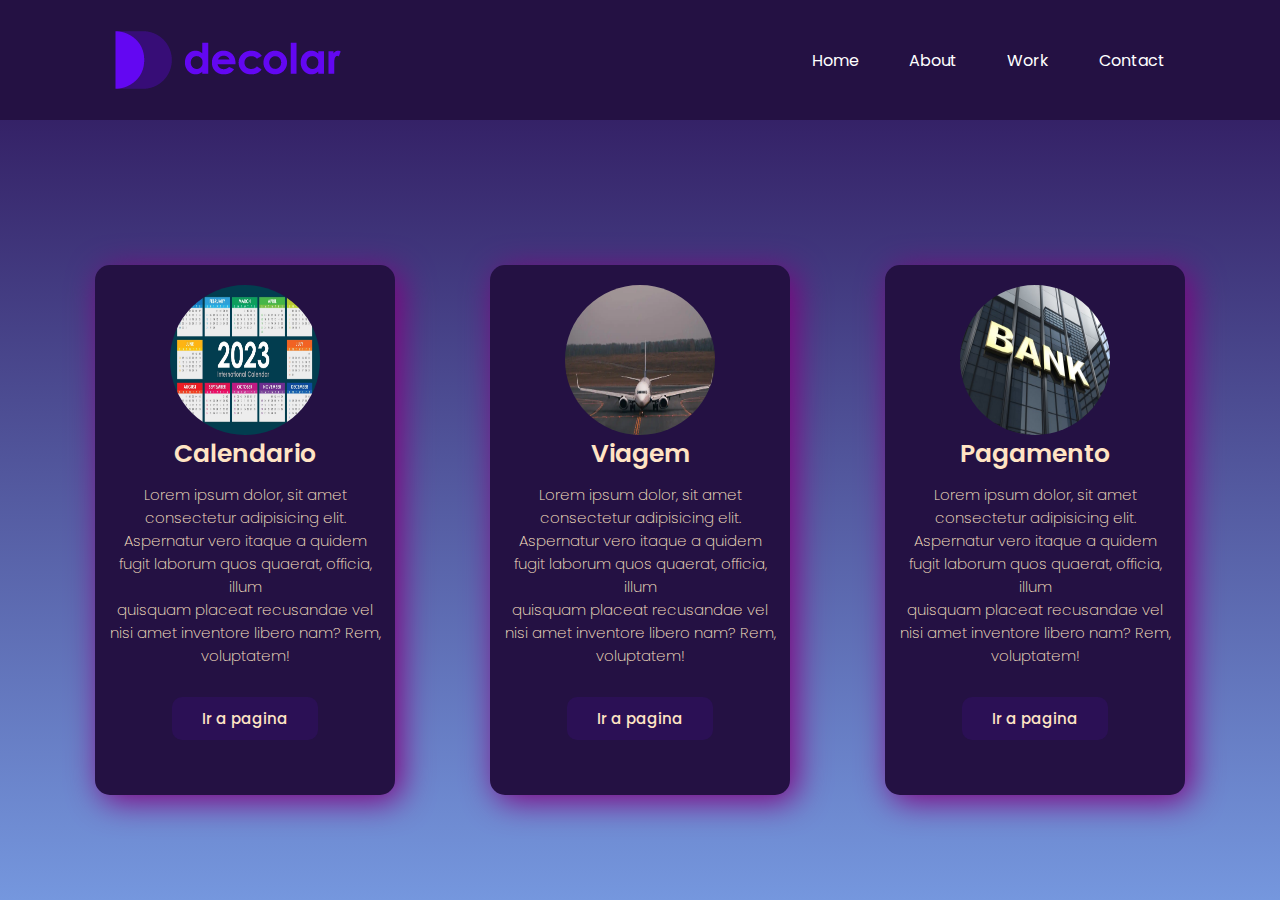
<file: trabalho.js/index.html>
<!DOCTYPE html>
<html lang="en">
<head>
  <meta charset="UTF-8">
  <meta http-equiv="X-UA-Compatible" content="IE=edge">
  <meta name="viewport" content="width=device-width, initial-scale=1.0">
  <title>JoãoVic</title>
  <link rel="stylesheet" href="style.css">
  <link rel="icon" href="img/favicon-16x16.png">
  link
</head>
<body>
  <div class="header">
    <img src="img/logo-decolar-256.png" alt="bsoft" class="bsoftimg">
    <ul>
      <li><a href="#">Home</a></li>
      <li><a href="#">About</a></li>
      <li><a href="#">Work</a></li>
      <li><a href="#">Contact</a></li>
    </ul>
    </div>
  </div>
  <div class="conteiner">
  <div class="card1">
    <div class="imagem1">
      <img class="img1" src="img/8253257-2023-calendario-ingles-versao-colorido-vetor.jpg"airport>
    </div>
  <div class="text1">
    <h2 class="text-main1">Calendario</h2>

     <p class="desk1">Lorem ipsum dolor, sit amet consectetur adipisicing elit. Aspernatur vero itaque a quidem <br>fugit laborum quos quaerat, officia, illum<br> quisquam placeat recusandae vel nisi amet inventore libero nam? Rem, voluptatem!</p>
  </div>
  <div class="button1">
    <button class="btn1" type="button"> <a href="calendario.html" target="_blank" rel="next">Ir a pagina</a> </button>
  </div>
 
  </div>
  <div class="card1">
      <div class="imagem1">
        <img class="img1" src="img/Boeing-747-Plane.webp"airport>
      </div>
    <div class="text1">
      <h2 class="text-main1">Viagem</h2>
  
       <p class="desk1">Lorem ipsum dolor, sit amet consectetur adipisicing elit. Aspernatur vero itaque a quidem <br>fugit laborum quos quaerat, officia, illum<br> quisquam placeat recusandae vel nisi amet inventore libero nam? Rem, voluptatem!</p>
    </div>
    <div class="button1">
      <button class="btn1" type="button"> <a href="viagem.html" target="_blank" rel="next"> Ir a pagina</a></button>
    </div>
   
  </div>
  <div class="card1">
    <div class="imagem1">
      <img class="img1" src="img/bank_26.jpg"airport>
    </div>
  <div class="text1">
    <h2 class="text-main1">Pagamento</h2>

     <p class="desk1">Lorem ipsum dolor, sit amet consectetur adipisicing elit. Aspernatur vero itaque a quidem <br>fugit laborum quos quaerat, officia, illum<br> quisquam placeat recusandae vel nisi amet inventore libero nam? Rem, voluptatem!</p>
  </div>
  <div class="button1">
    <button class="btn1" type="button"> <a href="pagamento.html" target="_blank" rel="next"> Ir a pagina</a></button>
  </div>
 
  </div>
</body>
</html>
</file>
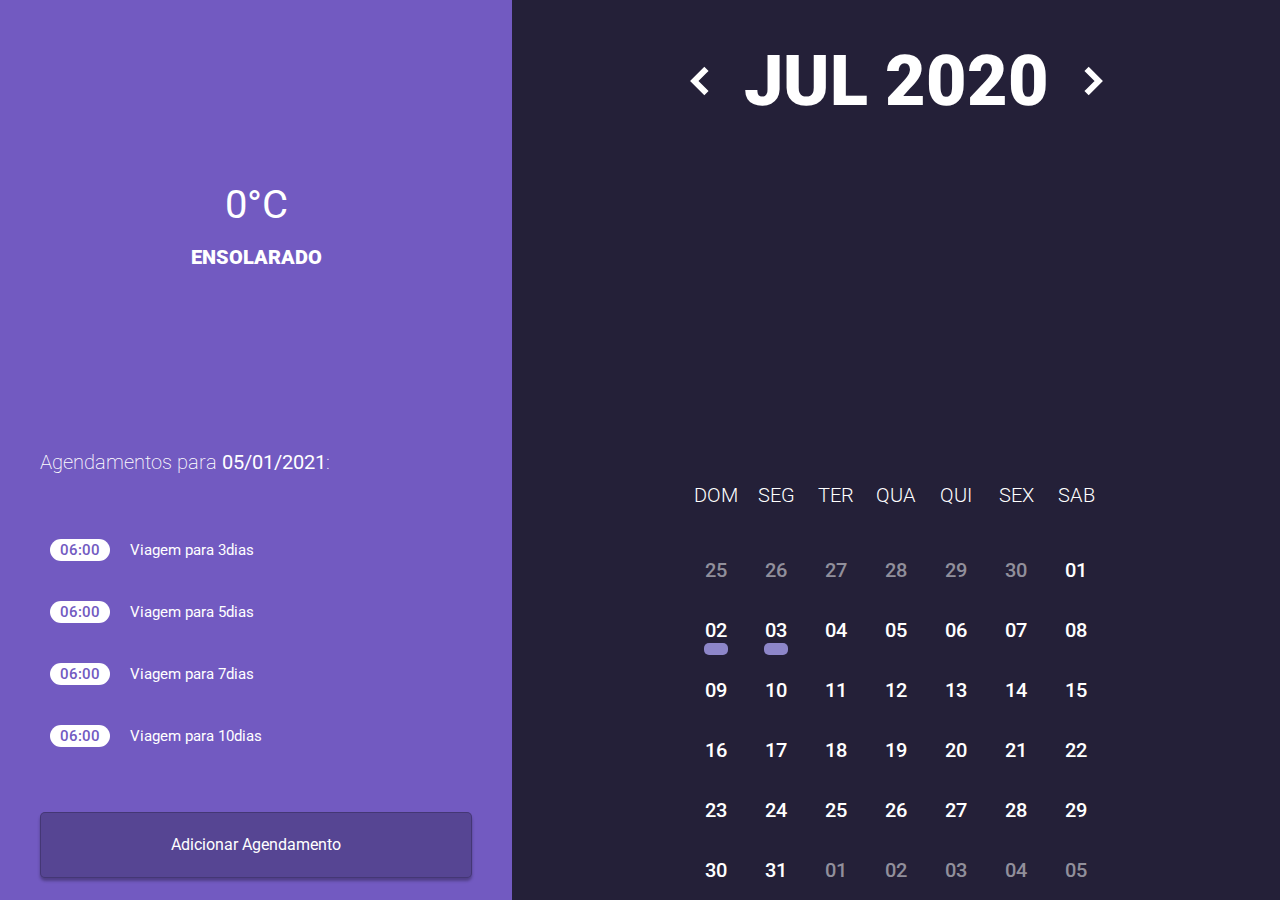
<file: trabalho.js/calendario.html>
<!DOCTYPE html>
<html>
  <head>
    <meta charset="utf-8" />
    <meta name="viewport" content="width=device-width, initial-scale=1" />
    <link rel="stylesheet" href="celendario.css" />
    <link
      href="https://fonts.googleapis.com/css2?family=Roboto:wght@300;400;500;900&display=swap"
      rel="stylesheet"
    />
    <!--algumas importações que eu fiz :p ass:joãovictor-->
    <link rel="icon" href="img/favicon-16x16.png" />
    <title>JoãoVic</title>
  </head>
  <body>
    <div class="content">
      <section class="info">
        <header>
          <h1 class="temp">0°C</h1>
          <span>ENSOLARADO</span>
        </header>
        <main>
          <div class="agends">
            <span>Agendamentos para <strong>05/01/2021</strong>:</span>
            <div>
              <a>
                <span>06:00</span>
                <p>Viagem para 3dias</p>
              </a>
              <a>
                <span>06:00</span>
                <p>Viagem para 5dias</p>
              </a>
              <a>
                <span>06:00</span>
                <p>Viagem para 7dias</p>
              </a>
              <a>
                <span>06:00</span>
                <p>Viagem para 10dias</p>
              </a>
            </div>
            <button>Adicionar Agendamento</button>
          </div>
        </main>
      </section>
      <section class="calendar">
        <header>
          <span id="prev-month">
            <svg
              width="19"
              height="30"
              viewBox="0 0 19 30"
              fill="none"
              xmlns="http://www.w3.org/2000/svg"
            >
              <path
                d="M14.3333 5L4.33334 15L14.3333 25"
                stroke="white"
                stroke-width="6"
                stroke-linecap="square"
              />
            </svg>
          </span>
          <p><span id="month">JUL</span> <span id="year">2020</span></p>
          <span id="next-month">
            <svg
              width="19"
              height="30"
              viewBox="0 0 19 30"
              fill="none"
              xmlns="http://www.w3.org/2000/svg"
            >
              <path
                d="M4.66669 25L14.6667 15L4.66669 5"
                stroke="white"
                stroke-width="6"
                stroke-linecap="square"
              />
            </svg>
          </span>
        </header>
        <main>
          <table id="tableDays">
            <tr>
              <th>DOM</th>
              <th>SEG</th>
              <th>TER</th>
              <th>QUA</th>
              <th>QUI</th>
              <th>SEX</th>
              <th>SAB</th>
            </tr>
            <tr>
              <td class="outherMount">25</td>
              <td class="outherMount">26</td>
              <td class="outherMount">27</td>
              <td class="outherMount">28</td>
              <td class="outherMount">29</td>
              <td class="outherMount">30</td>
              <td>01</td>
            </tr>
            <tr>
              <td class="teste">02</td>
              <td class="teste">03</td>
              <td>04</td>
              <td>05</td>
              <td>06</td>
              <td>07</td>
              <td>08</td>
            </tr>
            <tr>
              <td>09</td>
              <td>10</td>
              <td>11</td>
              <td>12</td>
              <td>13</td>
              <td>14</td>
              <td>15</td>
            </tr>
            <tr>
              <td>16</td>
              <td>17</td>
              <td>18</td>
              <td>19</td>
              <td>20</td>
              <td>21</td>
              <td>22</td>
            </tr>
            <tr>
              <td>23</td>
              <td>24</td>
              <td>25</td>
              <td>26</td>
              <td>27</td>
              <td>28</td>
              <td>29</td>
            </tr>
            <tr>
              <td>30</td>
              <td>31</td>
              <td class="outherMount">01</td>
              <td class="outherMount">02</td>
              <td class="outherMount">03</td>
              <td class="outherMount">04</td>
              <td class="outherMount">05</td>
            </tr>
          </table>
        </main>
      </section>
    </div>
  </body>
</html>
</file>
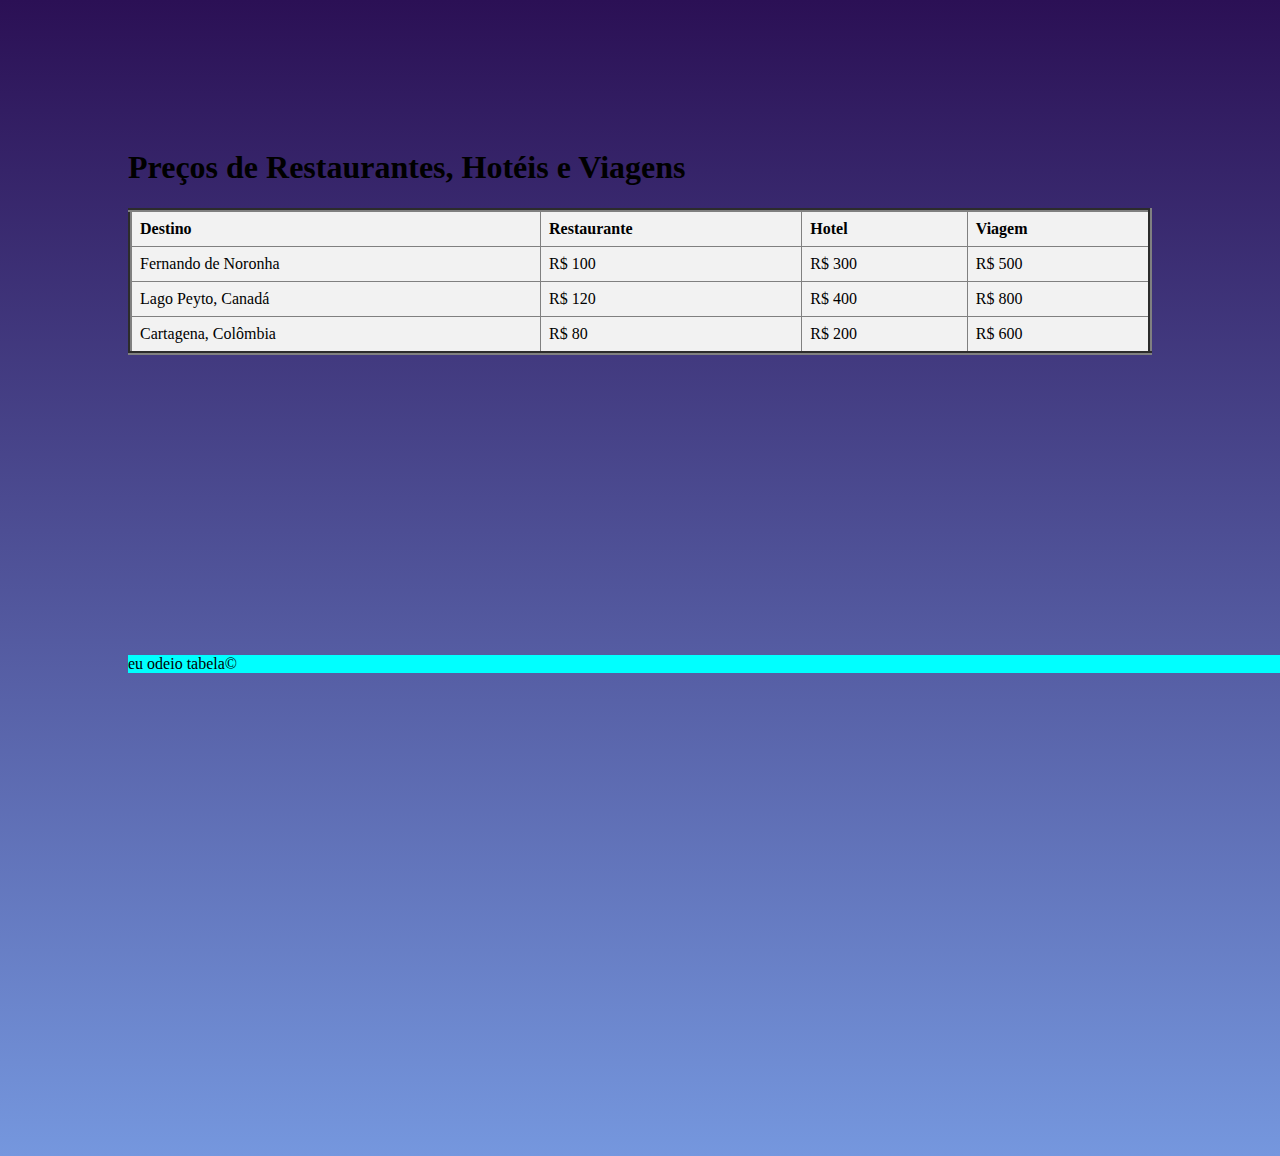
<file: trabalho.js/pagamento.html>
<!DOCTYPE html>
<html lang="en">
<head>
  <meta charset="UTF-8">
  <meta http-equiv="X-UA-Compatible" content="IE=edge">
  <meta name="viewport" content="width=device-width, initial-scale=1.0">
  <title>Document</title>
  <link rel="stylesheet" href="pagamento.css">
</head>
<body>
  <h1>Preços de Restaurantes, Hotéis e Viagens</h1>

  <table border="4">
    <tr>
      <th>Destino</th>
      <th>Restaurante</th>
      <th>Hotel</th>
      <th>Viagem</th>
    </tr>
    <tr>
      <td>Fernando de Noronha</td>
      <td>R$ 100</td>
      <td>R$ 300</td>
      <td>R$ 500</td>
    </tr>
    <tr>
      <td>Lago Peyto, Canadá</td>
      <td>R$ 120</td>
      <td>R$ 400</td>
      <td>R$ 800</td>
    </tr>
    <tr>
      <td>Cartagena, Colômbia</td>
      <td>R$ 80</td>
      <td>R$ 200</td>
      <td>R$ 600</td>
    </tr>
  </table>
  <footer>
    eu odeio tabela&copy;
  </footer>
</body>
</html>
</file>
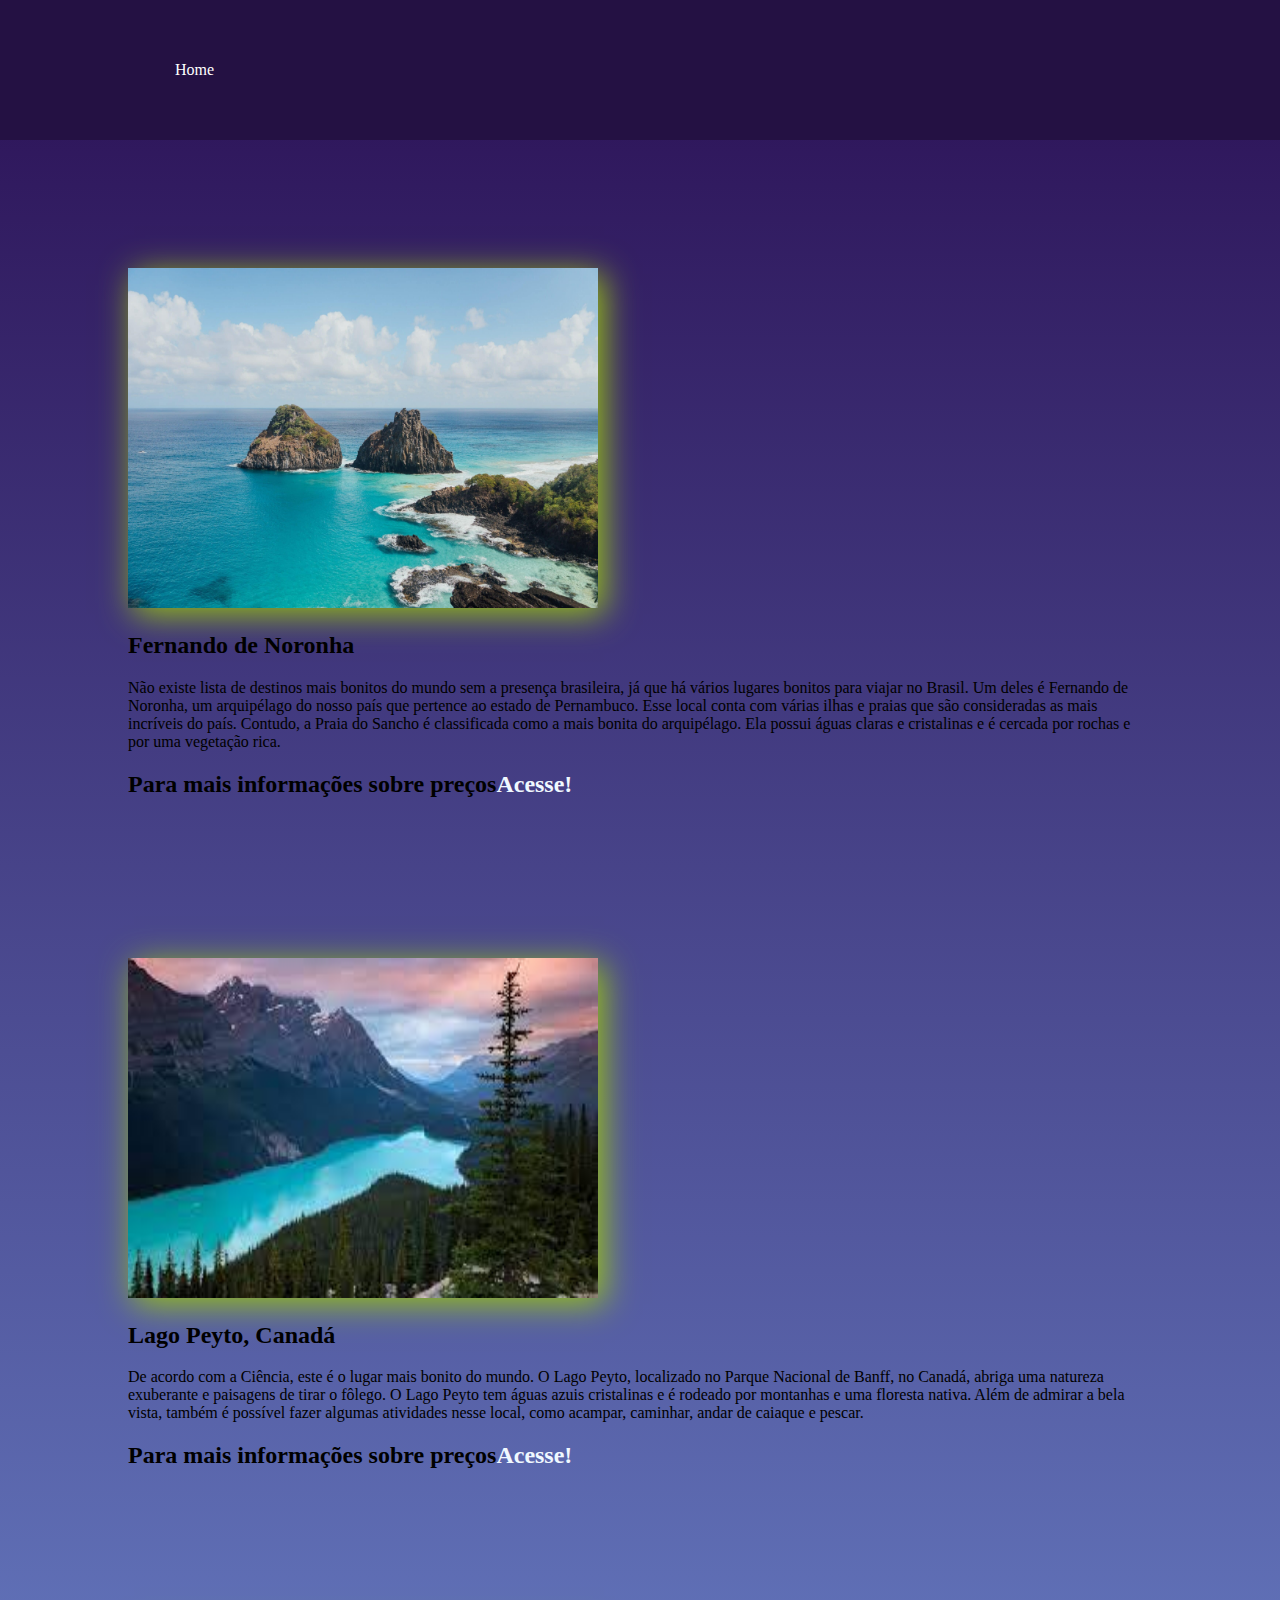
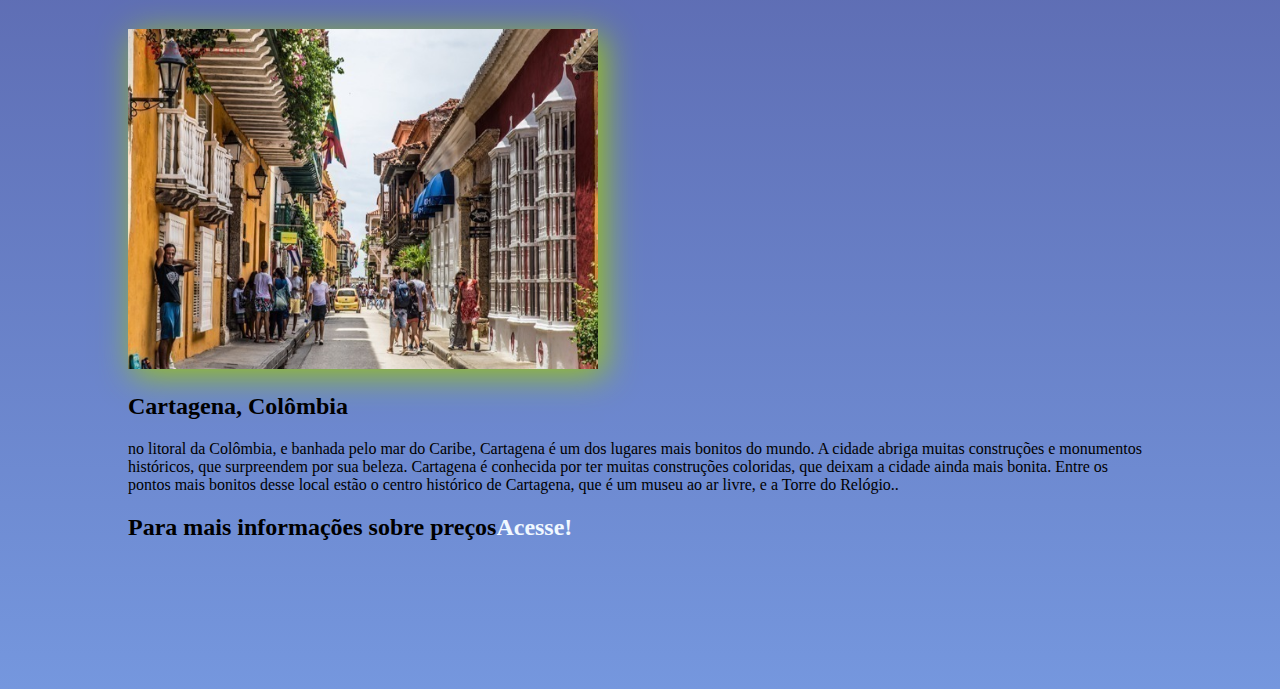
<file: trabalho.js/viagem.html>
<!DOCTYPE html>
<html lang="en">
  <head>
    <meta charset="UTF-8" />
    <meta http-equiv="X-UA-Compatible" content="IE=edge" />
    <meta name="viewport" content="width=device-width, initial-scale=1.0" />
    <title>Document</title>
    <link rel="stylesheet" href="viagem.css" />
    <link rel="icon" href="img/favicon-16x16.png" />
  </head>
  <body>
    <div class="header">
      <ul class="nav">
        <li><a href="index.html">Home</a></li>
      </ul>
    </div>
    <div class="conteiner">
      <img src="img/baia-dos-porcos-morro-noronha-scaled.jpg" alt="noronha" />
      <h2 class="title1">Fernando de Noronha</h2>
      <p>
        Não existe lista de destinos mais bonitos do mundo sem a presença
        brasileira, já que há vários lugares bonitos para viajar no Brasil. Um
        deles é Fernando de Noronha, um arquipélago do nosso país que pertence
        ao estado de Pernambuco. Esse local conta com várias ilhas e praias que
        são consideradas as mais incríveis do país. Contudo, a Praia do Sancho é
        classificada como a mais bonita do arquipélago. Ela possui águas claras
        e cristalinas e é cercada por rochas e por uma vegetação rica.
      </p>
      <h2 class="text-sub">
        Para mais informações sobre preços<a
          href="pagamento.html"
          target="_blank"
          rel="next"
          >Acesse!</a
        >
      </h2>
    </div>
    <div class="canada">
      <img class="img2" src="img/download (1).jpg" alt="canada" />
      <h2 class="title1">Lago Peyto, Canadá</h2>
      <p>
        De acordo com a Ciência, este é o lugar mais bonito do mundo. O Lago
        Peyto, localizado no Parque Nacional de Banff, no Canadá, abriga uma
        natureza exuberante e paisagens de tirar o fôlego. O Lago Peyto tem
        águas azuis cristalinas e é rodeado por montanhas e uma floresta nativa.
        Além de admirar a bela vista, também é possível fazer algumas atividades
        nesse local, como acampar, caminhar, andar de caiaque e pescar.
      </p>
      <h2 class="text-sub">
        Para mais informações sobre preços<a
          href="pagamento.html"
          target="_blank"
          rel="next"
          >Acesse!</a
        >
      </h2>
    </div>
    <div class="seilá">
      <img
        class="img2"
        src="img/onde-ficar-em-cartagena-1.jpg"
        alt="cartagena"
      />
      <h2 class="title1">Cartagena, Colômbia</h2>
      <p>
        no litoral da Colômbia, e banhada pelo mar do Caribe, Cartagena é um dos
        lugares mais bonitos do mundo. A cidade abriga muitas construções e
        monumentos históricos, que surpreendem por sua beleza. Cartagena é
        conhecida por ter muitas construções coloridas, que deixam a cidade
        ainda mais bonita. Entre os pontos mais bonitos desse local estão o
        centro histórico de Cartagena, que é um museu ao ar livre, e a Torre do
        Relógio..
      </p>
      <h2 class="text-sub">
        Para mais informações sobre preços<a
          href="pagamento.html"
          target="_blank"
          rel="next"
          >Acesse!</a
        >
      </h2>
    </div>
  </body>
</html>
</file>
<file: trabalho.js/style.css>
@import url('http://fonts.googleapis.com/css?family=Poppins:300,400,600,700,800,900&display=swap');
* {
  font-family: 'Poppins', sans-serif;
  margin: 0;
  padding: 0;
  box-sizing: border-box;
}
body {
  min-height: 100vh;
  background: linear-gradient(#2b1055, #7597de);

}
.header {
  position: absolute;
  top: 0;
  left: 0;
  width: 100%;
  padding: 30px 100px;
  display: flex;
  justify-content: space-between;
  align-items: center;
  height: 120px;
  background-color: #241143;
}
.header .bsoftimg {
  color: #fff;
  font-weight: 700;
  text-decoration: none;
  font-size: 2em;
  text-transform: uppercase;
  letter-spacing: 2px;
}
.header ul {
  display: flex;
  justify-content: center;
  align-items: center;
}
.header ul li {
  list-style: none;
  margin-left: 20px;
}
.header ul li a {
  padding: 6px 15px;
  text-decoration: none;
  color: #fff;
  border-radius: 20px;
}
.header ul li a:hover {
  color: #2b1055;
  background: #fff;
}
.conteiner {

  display: flex;
  flex-direction: row;
  justify-content: space-evenly;

}
.card1 {
  width: 300px;
  height: 530px;
  background-color: #241143;
  border-radius: 15px;
  margin-top: 240px;
  box-shadow: 6px 6px 2em purple;
}
.imagem1 {
  display: flex;
  justify-content: center;
  
}
.img1 {
  width: 150px;
  height: 150px;
  border-radius: 50%;
  margin-top: 20px;
}
.text-main1 {
  text-align: center;
  color: bisque;
  font-family:"Poppins", sans-serif;
  font-weight: 600;
  font-size: 25px;
}
.desk1 {
  font-family: "Poppins", sans-serif;
  color: bisque;
  font-weight: 200;
  text-align: center;
  font-size: 15px;
 margin: 10px;
}
.btn1 {
  padding: 10px 30px;
  font-family: "Poppins", sans-serif;
  font-size: 15px;
  font-weight: 500;
  border-radius: 10px;
  border: none;
  transition: 1s;
  background-color: #2b1055;
  color: bisque;
  cursor: pointer;
}
.btn1 a {
  text-decoration: none;
  color: bisque;
}
.btn1:hover{
transition: 1s;
background-color: #7597de;
color: bisque;

}
.button1 {
  justify-content: center;
  display: flex;
  margin-top: 30px;
}
</file>
<file: trabalho.js/celendario.css>
/*esse eu me esforçei para fazer*/


::-webkit-scrollbar {
  width: 10px;
}

::-webkit-scrollbar-track {
  background: transparent;
}

::-webkit-scrollbar-thumb {
  background: #584596;
  border-radius: 5px;
}

::-webkit-scrollbar-thumb:hover {
  background: #51408a;
}

* {
  margin: 0;
  padding: 0;
  outline: 0;
  box-sizing: border-box;
  color: #fff;
}

body {
  height: 100vh;
  -webkit-font-smoothing: antialiased;
}

body,
input,
button {
  font: 16px Roboto, sans-serif;
}

.content {
  display: grid;
  grid-template-columns: 2fr 3fr;
}

.info {
  background: #725ac1;
  padding: 0 40px;
}

.info header {
  display: flex;
  justify-content: center;
  flex-direction: column;
  height: 50vh;
  margin: auto;
}

.info header .image {
  display: flex;
  justify-content: center;
  height: 150px;
}

.info header .image img {
  height: 100px;
}

.info header .image img.loading {
  -webkit-animation: spin 4s linear infinite;
  -moz-animation: spin 4s linear infinite;
  animation: spin 4s linear infinite;
}

@-moz-keyframes spin {
  100% {
    -moz-transform: rotate(360deg);
  }
}
@-webkit-keyframes spin {
  100% {
    -webkit-transform: rotate(360deg);
  }
}
@keyframes spin {
  100% {
    -webkit-transform: rotate(360deg);
    transform: rotate(360deg);
  }
}

.info header h1 {
  text-align: center;
  font-weight: 400;
  font-size: 40px;
  margin-top: 0px;
}

.info header span {
  text-align: center;
  font-weight: 900;
  font-size: 20px;
  margin-top: 17px;
}

.info main {
  position: relative;
  height: 50vh;
}

.info main .agends {
  height: 95%;
  display: grid;
}

.info main .agends span {
  font-size: 20px;
  font-weight: 200;
}

.info main .agends div {
  margin-top: 20px;
  overflow-y: auto;
}

.info main .agends button {
  background: #564593;
  border: 1px solid rgba(0, 0, 0, 0.2);
  padding: 10px;
  border-radius: 5px;
  margin-top: 20px;
  box-shadow: 0px 3px 3px rgba(0, 0, 0, 0.3);
  cursor: pointer;
}

.info main .agends button:hover {
  background: rgba(0, 0, 0, 0.3);
}

.info main .agends div a {
  display: flex;
  align-items: center;
  padding: 20px 10px;
  border-radius: 5px;
}

.info main .agends div a:hover {
  background: #51408a;
}

.info main .agends div a span {
  border-radius: 60px;
  color: #725ac1;
  background: #fff;
  font-weight: 500;
  padding: 2px 10px;
  font-size: 15px;
  font-weight: 500;
}

.info main .agends div a p {
  margin-left: 20px;
  font-size: 15px;
}

.calendar {
  display: flex;
  height: 100vh;
  flex-direction: column;
  background: #242038;
  justify-content: space-between;
}

.calendar header {
  font-size: 70px;
  font-weight: 900;
  width: 100%;
  text-align: center;
  padding-top: 40px;
  display: flex;
  justify-content: center;
  align-items: center;
}

.calendar header span {
  cursor: pointer;
}

.calendar header span:last-of-type {
  margin-left: 35px;
}

.calendar header span:last-of-type:hover svg path {
  stroke: #d0d0d0;
}

.calendar header span:first-of-type {
  margin-right: 35px;
}

.calendar header span:first-of-type:hover svg path {
  stroke: #d0d0d0;
}

.calendar header span svg {
  display: block;
  margin: auto;
}

.calendar header p span {
  margin: 0 !important;
}

.calendar main {
  display: flex;
  justify-content: center;
  width: 100%;
}

.calendar footer {
  width: 100%;
  text-align: right;
  font-size: 16px;
  font-weight: 500;
  padding: 7px;
}

table {
  border-collapse: collapse;
}

td,
th {
  text-align: center;
  font-size: 20px;
  width: 60px;
  height: 60px;
}

th {
  font-weight: 300;
}

td {
  font-weight: 500;
  cursor: pointer;
}

td.teste::after {
  content: ' ';
  background: #8d86c9;
  width: 24px;
  height: 12px;
  position: absolute;
  margin-top: 25px;
  margin-left: -23px;
  border-radius: 5px;
}

td.outherMount {
  color: #918f9b;
}

tr:first-of-type th {
  padding-bottom: 30px;
}

td:hover {
  background: rgba(0, 0, 0, 0.2);
}

@media (max-width: 950px) {
  .content {
    display: grid;
    grid-template-columns: 1fr;
  }
  .info main .agends div {
    display: flex;
    flex-wrap: nowrap;
    overflow-x: auto;
  }

  .info main .agends div::-webkit-scrollbar {
    height: 10px;
  }

  /* Track */
  .info main .agends div::-webkit-scrollbar-track {
    background: transparent;
  }

  .info main .agends div::-webkit-scrollbar-thumb {
    background: rgba(0, 0, 0, 0.5);
    border-radius: 5px;
  }

  .info main .agends div a {
    background: rgba(255, 255, 255, 0.4);
    width: 200px;
    margin-left: 20px;
    flex-direction: column;
    align-items: center;
    justify-content: center;
    flex: 0 0 auto;
  }

  .info main .agends div a span {
    background: none;
    color: #fff;
  }

  .info main .agends div a p {
    font-weight: 300;
    font-size: 18px;
    margin: 10px 0 0 0;
    text-align: center;
  }

  .calendar header {
    font-size: 60px;
  }

  .calendar header p span#month {
    width: 150px;
    display: inline-block;
  }
}
</file>
<file: trabalho.js/pagamento.css>
/*quem gosta de tabela?*/



body {
  padding: 120px;
  min-height: 100vh;
  background: linear-gradient(#2b1055, #7597de);
}


table {
  border-collapse: collapse;
  width: 100%;
text-align: center;
}

th, td {
  text-align: left;
  padding: 8px;
  background-color: #f2f2f2;
}

th {
  background-color: #f2f2f2;
}

tr:nth-child(even) {
  background-color: #f9f9f9;
}
h2 {
  color: bisque;
}
footer {
  position: absolute;
  margin-top: 300px;
  background-color: aqua;
  width: 100%;
  
}
</file>
<file: trabalho.js/viagem.css>
/*esse eu fiz rapidamente*/



body {
  padding: 120px;
  min-height: 100vh;
  background: linear-gradient(#2b1055, #7597de);
}
img {
  margin-top: 140px;
  height: 340px;
  width: 470px;
  box-shadow: 6px 6px 2em rgb(155, 197, 19);
}
a {
  text-decoration: none;
  color: aliceblue;
}
a:hover {
  text-decoration: none;
  color: aquamarine;
}
.header {
  position: absolute;
  top: 0;
  left: 0;
  width: 100%;
  padding: 30px 100px;
  display: flex;
  justify-content: space-between;
  align-items: center;
  height: 80px;
  background-color: #241143;
}
.header ul {
  display: flex;
  justify-content: center;
  align-items: center;
}
.header ul li {
  list-style: none;
  margin-left: 20px;
}
.header ul li a {
  padding: 6px 15px;
  text-decoration: none;
  color: #fff;
  border-radius: 20px;
}
.header ul li a:hover {
  color: #2b1055;
  background: #fff;
}
img2 {
  box-shadow: 6px 6px 2em green;
}
</file>
